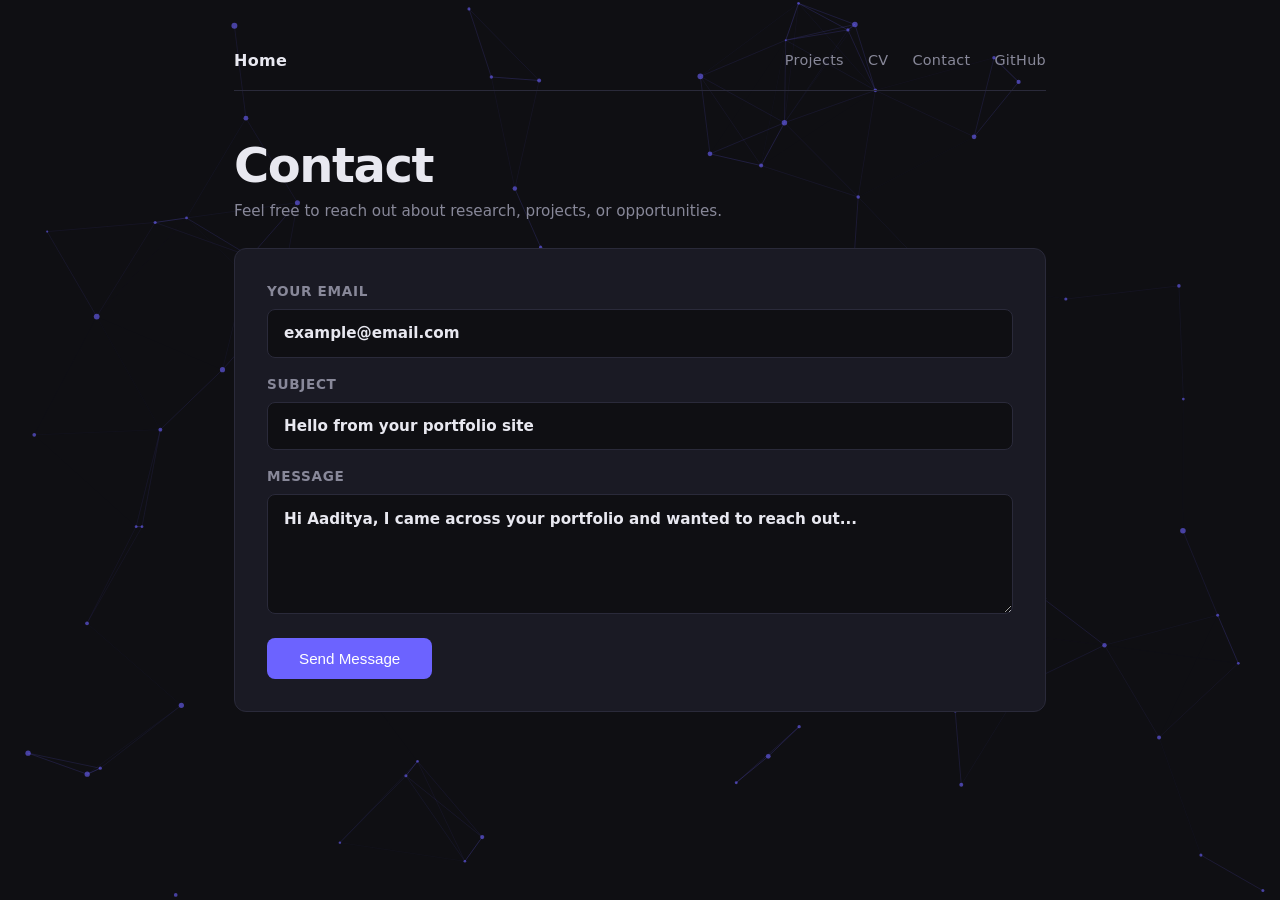
<file: contact/index.html>
<!DOCTYPE html>
<html lang="en">
<head>
  <meta charset="UTF-8">
  <meta name="viewport" content="width=device-width, initial-scale=1.0">
  <title>Contact — Aaditya</title>
  <link rel="stylesheet" href="../style.css">
</head>
<body>

  <canvas id="particle-canvas"></canvas>

  <nav>
    <a href="../index.html">Home</a>
    <a href="../projects/index.html">Projects</a>
    <a href="../cv/index.html">CV</a>
    <a href="index.html">Contact</a>
    <a href="https://github.com/CSAaditya" target="_blank">GitHub</a>
  </nav>

  <h1>Contact</h1>
  <p>Feel free to reach out about research, projects, or opportunities.</p>

  <form class="contact-form" action="mailto:aaswadhati@ucsd.edu" method="POST" enctype="text/plain">

    <label>
      Your Email
      <input type="email" name="email" value="example@email.com">
    </label>

    <label>
      Subject
      <input type="text" name="subject" value="Hello from your portfolio site">
    </label>

    <label>
      Message
      <textarea name="body">Hi Aaditya, I came across your portfolio and wanted to reach out...</textarea>
    </label>

    <button>Send Message</button>

  </form>

  <script src="../animations.js" type="module"></script>

</body>
</html>
</file>
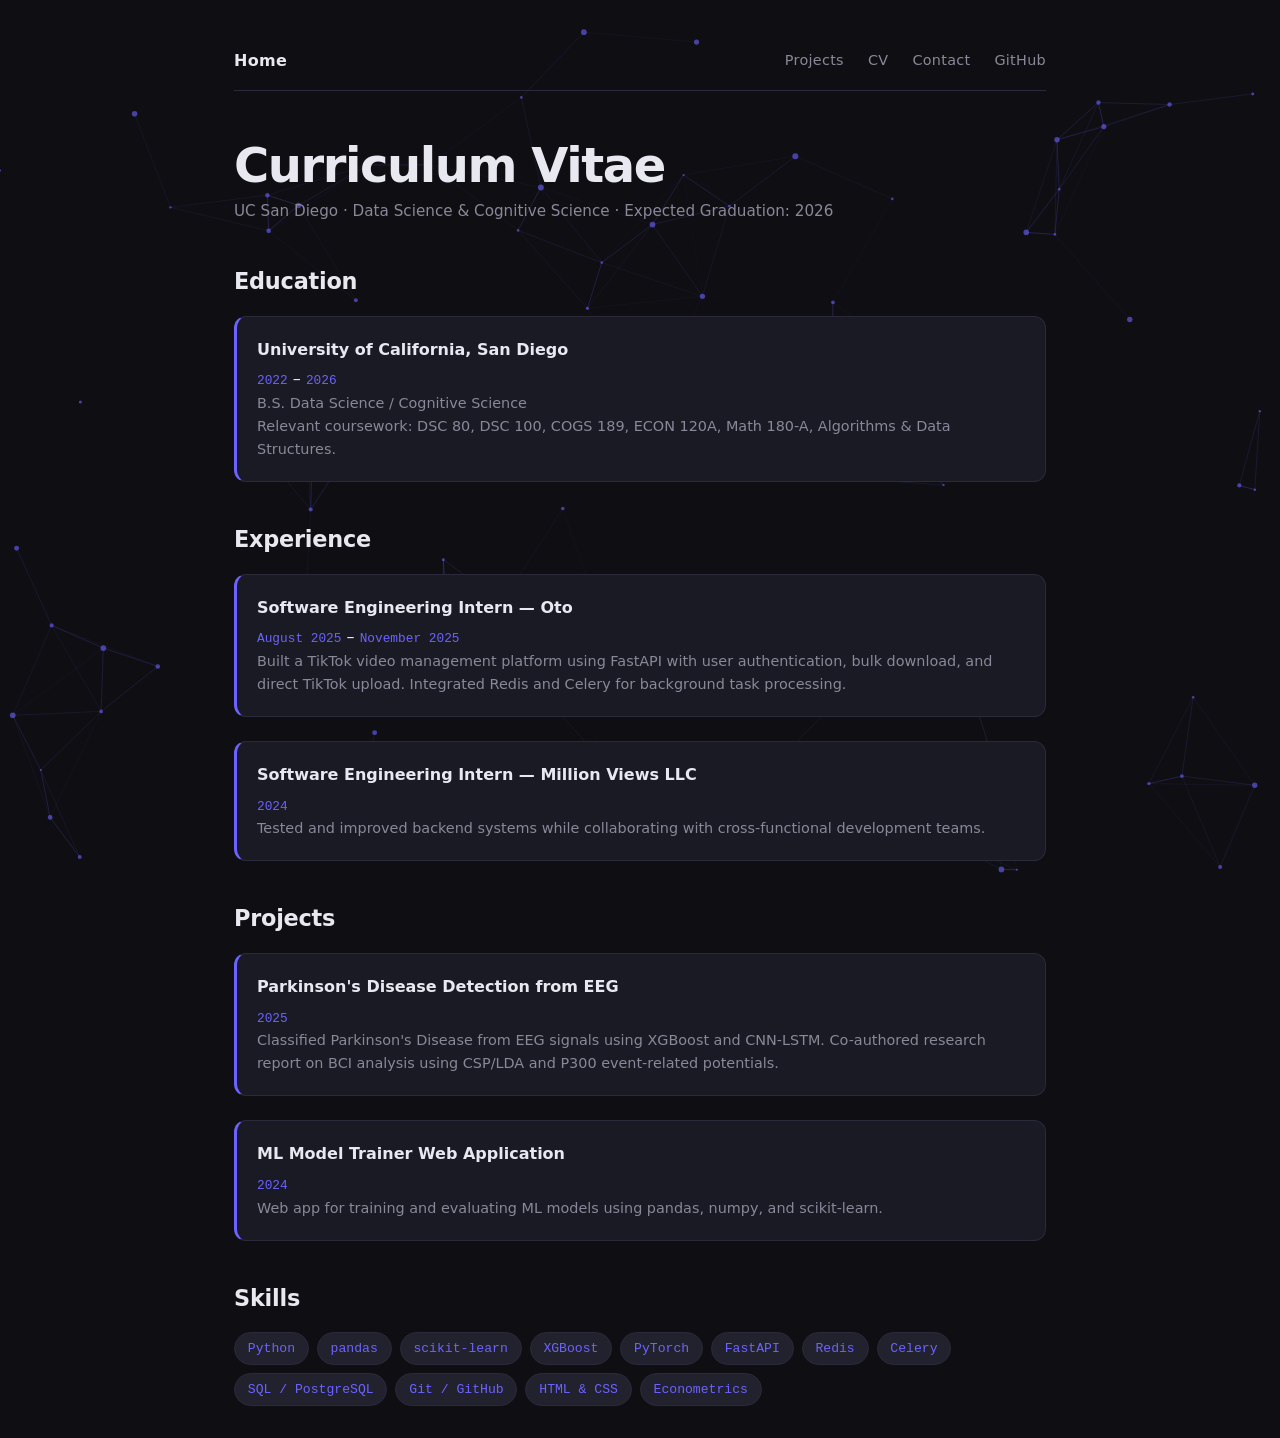
<file: cv/index.html>
<!DOCTYPE html>
<html lang="en">
<head>
  <meta charset="UTF-8">
  <meta name="viewport" content="width=device-width, initial-scale=1.0">
  <title>CV — Aaditya</title>
  <link rel="stylesheet" href="../style.css">
</head>
<body>

  <canvas id="particle-canvas"></canvas>

  <nav>
    <a href="../index.html">Home</a>
    <a href="../projects/index.html">Projects</a>
    <a href="index.html">CV</a>
    <a href="../contact/index.html">Contact</a>
    <a href="https://github.com/CSAaditya" target="_blank">GitHub</a>
  </nav>

  <h1>Curriculum Vitae</h1>
  <p>UC San Diego · Data Science & Cognitive Science · Expected Graduation: <time datetime="2026">2026</time></p>

  <section>
    <h2>Education</h2>
    <div class="cv-entry">
      <h3>University of California, San Diego</h3>
      <time datetime="2022">2022</time> – <time datetime="2026">2026</time>
      <p>B.S. Data Science / Cognitive Science</p>
      <p>Relevant coursework: DSC 80, DSC 100, COGS 189, ECON 120A, Math 180-A, Algorithms &amp; Data Structures.</p>
    </div>
  </section>

  <section>
    <h2>Experience</h2>
    <div class="cv-entry">
      <h3>Software Engineering Intern — Oto</h3>
      <time datetime="2025-08">August 2025</time> – <time datetime="2025-11">November 2025</time>
      <p>Built a TikTok video management platform using FastAPI with user authentication, bulk download, and direct TikTok upload. Integrated Redis and Celery for background task processing.</p>
    </div>
    <div class="cv-entry">
      <h3>Software Engineering Intern — Million Views LLC</h3>
      <time datetime="2024">2024</time>
      <p>Tested and improved backend systems while collaborating with cross-functional development teams.</p>
    </div>
  </section>

  <section>
    <h2>Projects</h2>
    <div class="cv-entry">
      <h3>Parkinson's Disease Detection from EEG</h3>
      <time datetime="2025">2025</time>
      <p>Classified Parkinson's Disease from EEG signals using XGBoost and CNN-LSTM. Co-authored research report on BCI analysis using CSP/LDA and P300 event-related potentials.</p>
    </div>
    <div class="cv-entry">
      <h3>ML Model Trainer Web Application</h3>
      <time datetime="2024">2024</time>
      <p>Web app for training and evaluating ML models using pandas, numpy, and scikit-learn.</p>
    </div>
  </section>

  <section>
    <h2>Skills</h2>
    <ul class="skills-list">
      <li>Python</li>
      <li>pandas</li>
      <li>scikit-learn</li>
      <li>XGBoost</li>
      <li>PyTorch</li>
      <li>FastAPI</li>
      <li>Redis</li>
      <li>Celery</li>
      <li>SQL / PostgreSQL</li>
      <li>Git / GitHub</li>
      <li>HTML &amp; CSS</li>
      <li>Econometrics</li>
    </ul>
  </section>

  <script src="../animations.js" type="module"></script>

</body>
</html>
</file>
<file: style.css>
/* ===== RESET & BASE ===== */
*, *::before, *::after {
  box-sizing: border-box;
  margin: 0;
  padding: 0;
}

:root {
  --bg: #0f0f13;
  --surface: #1a1a24;
  --surface2: #22222f;
  --accent: #6c63ff;
  --accent2: #ff6584;
  --text: #e8e8f0;
  --muted: #888899;
  --border: #2a2a3a;
  --radius: 12px;
}

html {
  scroll-behavior: smooth;
}

body {
  font: 100%/1.6 system-ui, sans-serif;
  background: var(--bg);
  color: var(--text);
  max-width: 860px;
  width: 100%;
  margin: 0 auto;
  padding: 2rem 1.5rem;
  box-sizing: border-box;
  position: relative;
}

/* ===== PARTICLE CANVAS ===== */
#particle-canvas {
  position: fixed;
  top: 0;
  left: 0;
  width: 100%;
  height: 100%;
  z-index: -1;
  pointer-events: none;
}

/* ===== NAV ===== */
nav {
  display: flex;
  gap: 1.5rem;
  align-items: center;
  padding: 1rem 0;
  border-bottom: 1px solid var(--border);
  margin-bottom: 3rem;
  font-size: 0.9rem;
  flex-wrap: wrap;
}

nav a {
  color: var(--muted);
  text-decoration: none;
  transition: color 0.2s;
  letter-spacing: 0.02em;
}

nav a:hover {
  color: var(--accent);
}

nav a:first-child {
  margin-right: auto;
  color: var(--text);
  font-weight: 700;
  font-size: 1rem;
}

/* ===== HEADINGS ===== */
h1 {
  font-size: 3rem;
  line-height: 1.1;
  margin-bottom: 0.5rem;
  letter-spacing: -0.03em;
  position: relative;
  display: inline-block;
}

h2 {
  font-size: 1.4rem;
  margin: 2.5rem 0 1rem;
  color: var(--text);
  letter-spacing: -0.01em;
}

h3 {
  font-size: 1rem;
  margin-bottom: 0.4rem;
  color: var(--text);
}

p {
  color: var(--muted);
  margin-bottom: 1rem;
  font-size: 0.95rem;
}

a {
  color: var(--accent);
  text-decoration: none;
}

a:hover {
  text-decoration: underline;
}

/* ===== FLAME EFFECT ON H1 ===== */
.flame-name {
  display: inline-block;
  cursor: default;
  position: relative;
  transition: color 0.3s;
}

.flame-name:hover {
  color: #ff6a00;
  text-shadow:
    0 0 10px #ff6a00,
    0 0 20px #ff4500,
    0 0 40px #ff2200,
    0 0 80px #ff0000;
  animation: flicker 0.15s infinite alternate;
}

@keyframes flicker {
  0%   { text-shadow: 0 0 10px #ff6a00, 0 0 20px #ff4500, 0 0 40px #ff2200; }
  100% { text-shadow: 0 0 15px #ffaa00, 0 0 30px #ff6600, 0 0 60px #ff3300, 0 0 100px #ff0000; }
}

.flame-particle {
  position: absolute;
  border-radius: 50%;
  pointer-events: none;
  animation: rise linear forwards;
}

@keyframes rise {
  0%   { transform: translateY(0) scale(1); opacity: 1; }
  100% { transform: translateY(-80px) scale(0); opacity: 0; }
}

/* ===== PROFILE PHOTO ===== */
.photo-wrapper {
  float: right;
  margin: 0 0 1.5rem 2rem;
  position: relative;
  width: 30%;
  max-width: 200px;
  border-radius: 50%;
  cursor: grab;
  transform-style: preserve-3d;
  perspective: 600px;
}

.photo-wrapper img {
  width: 100%;
  max-width: 100%;
  height: auto;
  border-radius: 50%;
  border: 3px solid var(--accent);
  box-shadow: 0 0 30px rgba(108, 99, 255, 0.3);
  float: none;
  margin: 0;
  display: block;
  animation: pulse-glow 2.5s ease-in-out infinite;
  transition: box-shadow 0.3s;
}

@keyframes pulse-glow {
  0%, 100% {
    box-shadow: 0 0 20px rgba(108, 99, 255, 0.3), 0 0 40px rgba(108, 99, 255, 0.1);
  }
  50% {
    box-shadow: 0 0 40px rgba(108, 99, 255, 0.7), 0 0 80px rgba(108, 99, 255, 0.3);
  }
}

.photo-overlay {
  position: absolute;
  inset: 0;
  border-radius: 50%;
  background: rgba(108, 99, 255, 0.85);
  display: flex;
  flex-direction: column;
  align-items: center;
  justify-content: center;
  opacity: 0;
  transition: opacity 0.3s ease;
  gap: 0.25rem;
}

.photo-overlay p {
  color: #fff;
  font-weight: 700;
  font-size: 0.9rem;
  margin: 0;
  text-align: center;
}

.photo-overlay span {
  color: rgba(255,255,255,0.8);
  font-size: 0.7rem;
  text-align: center;
}

.photo-wrapper:hover .photo-overlay {
  opacity: 1;
}

.photo-wrapper:hover img {
  box-shadow: 0 0 60px rgba(108, 99, 255, 0.9), 0 0 120px rgba(108, 99, 255, 0.4);
}

@media (max-width: 560px) {
  .photo-wrapper { width: 80px; max-width: 80px; }
}

/* ===== GITHUB STATS ===== */
#profile-stats {
  background: var(--surface);
  border: 1px solid var(--border);
  border-radius: var(--radius);
  padding: 1.5rem;
  margin: 2rem 0;
}

#profile-stats::before {
  content: 'My GitHub Stats';
  display: block;
  font-weight: 700;
  font-size: 1rem;
  margin-bottom: 1rem;
  color: var(--text);
}

#profile-stats dl {
  display: grid;
  grid-template-columns: repeat(4, 1fr);
  gap: 0.5rem;
}

#profile-stats dt {
  grid-row: 1;
  font-size: 0.75rem;
  text-transform: uppercase;
  letter-spacing: 0.08em;
  color: var(--muted);
}

#profile-stats dd {
  grid-row: 2;
  font-size: 2rem;
  font-weight: 700;
  color: var(--text);
  letter-spacing: -0.02em;
}

/* ===== PROJECTS GRID ===== */
.projects {
  display: grid;
  grid-template-columns: repeat(auto-fill, minmax(240px, 1fr));
  gap: 1rem;
  margin-top: 1rem;
}

.projects article {
  background: var(--surface);
  border: 1px solid var(--border);
  border-radius: var(--radius);
  padding: 1.25rem;
  transition: transform 0.2s, box-shadow 0.2s, border-color 0.2s;
  overflow: hidden;
}

.projects article:hover {
  transform: translateY(-4px);
  box-shadow: 0 8px 30px rgba(108, 99, 255, 0.2);
  border-color: var(--accent);
}

.projects article img {
  width: 100%;
  max-width: 100%;
  height: 140px;
  object-fit: cover;
  border-radius: 8px;
  border: none;
  box-shadow: none;
  float: none;
  margin: 0.75rem 0;
}

.projects article h2,
.projects article h3 {
  font-size: 0.95rem;
  margin: 0 0 0.5rem;
  color: var(--text);
}

.projects article p {
  font-size: 0.85rem;
  color: var(--muted);
  margin: 0;
  display: -webkit-box;
  -webkit-line-clamp: 3;
  -webkit-box-orient: vertical;
  overflow: hidden;
}

/* ===== CV PAGE ===== */
.cv-entry {
  margin-bottom: 1.5rem;
  padding: 1.25rem;
  background: var(--surface);
  border: 1px solid var(--border);
  border-radius: var(--radius);
  border-left: 3px solid var(--accent);
}

.cv-entry h3 {
  font-size: 1rem;
  margin-bottom: 0.25rem;
}

.cv-entry p {
  font-size: 0.9rem;
  margin-bottom: 0;
}

.cv-entry time {
  font-size: 0.8rem;
  color: var(--accent);
  font-family: monospace;
}

ul.skills-list {
  display: flex;
  flex-wrap: wrap;
  gap: 0.5rem;
  list-style: none;
  margin-top: 0.5rem;
}

ul.skills-list li {
  background: var(--surface2);
  border: 1px solid var(--border);
  color: var(--accent);
  padding: 0.3rem 0.8rem;
  border-radius: 999px;
  font-size: 0.82rem;
  font-family: monospace;
}

/* ===== CONTACT FORM ===== */
.contact-form {
  background: var(--surface);
  border: 1px solid var(--border);
  border-radius: var(--radius);
  padding: 2rem;
  margin-top: 1.5rem;
}

.contact-form label {
  display: block;
  margin-bottom: 1rem;
  font-size: 0.85rem;
  font-weight: 600;
  color: var(--muted);
  text-transform: uppercase;
  letter-spacing: 0.05em;
}

.contact-form input,
.contact-form textarea {
  display: block;
  width: 100%;
  margin-top: 0.4rem;
  padding: 0.7rem 1rem;
  background: var(--bg);
  border: 1px solid var(--border);
  border-radius: 8px;
  color: var(--text);
  font: inherit;
  font-size: 0.95rem;
  transition: border-color 0.2s;
}

.contact-form input:focus,
.contact-form textarea:focus {
  outline: none;
  border-color: var(--accent);
}

.contact-form textarea {
  min-height: 120px;
  resize: vertical;
}

.contact-form button {
  background: var(--accent);
  color: #fff;
  border: none;
  padding: 0.75rem 2rem;
  border-radius: 8px;
  font-size: 0.95rem;
  cursor: pointer;
  margin-top: 0.5rem;
  transition: background 0.2s, transform 0.1s;
}

.contact-form button:hover {
  background: #5a52e0;
  transform: translateY(-1px);
}

/* ===== FOOTER ===== */
footer {
  margin-top: 5rem;
  padding-top: 1.5rem;
  border-top: 1px solid var(--border);
  font-size: 0.8rem;
  color: var(--muted);
  text-align: center;
}

/* ===== RESPONSIVE ===== */
@media (max-width: 560px) {
  h1 { font-size: 2rem; }
  img { width: 80px; max-width: 80px; }
  #profile-stats dl { grid-template-columns: repeat(2, 1fr); }
  #profile-stats dd { font-size: 1.4rem; }
  nav { gap: 1rem; font-size: 0.82rem; }
}
</file>
